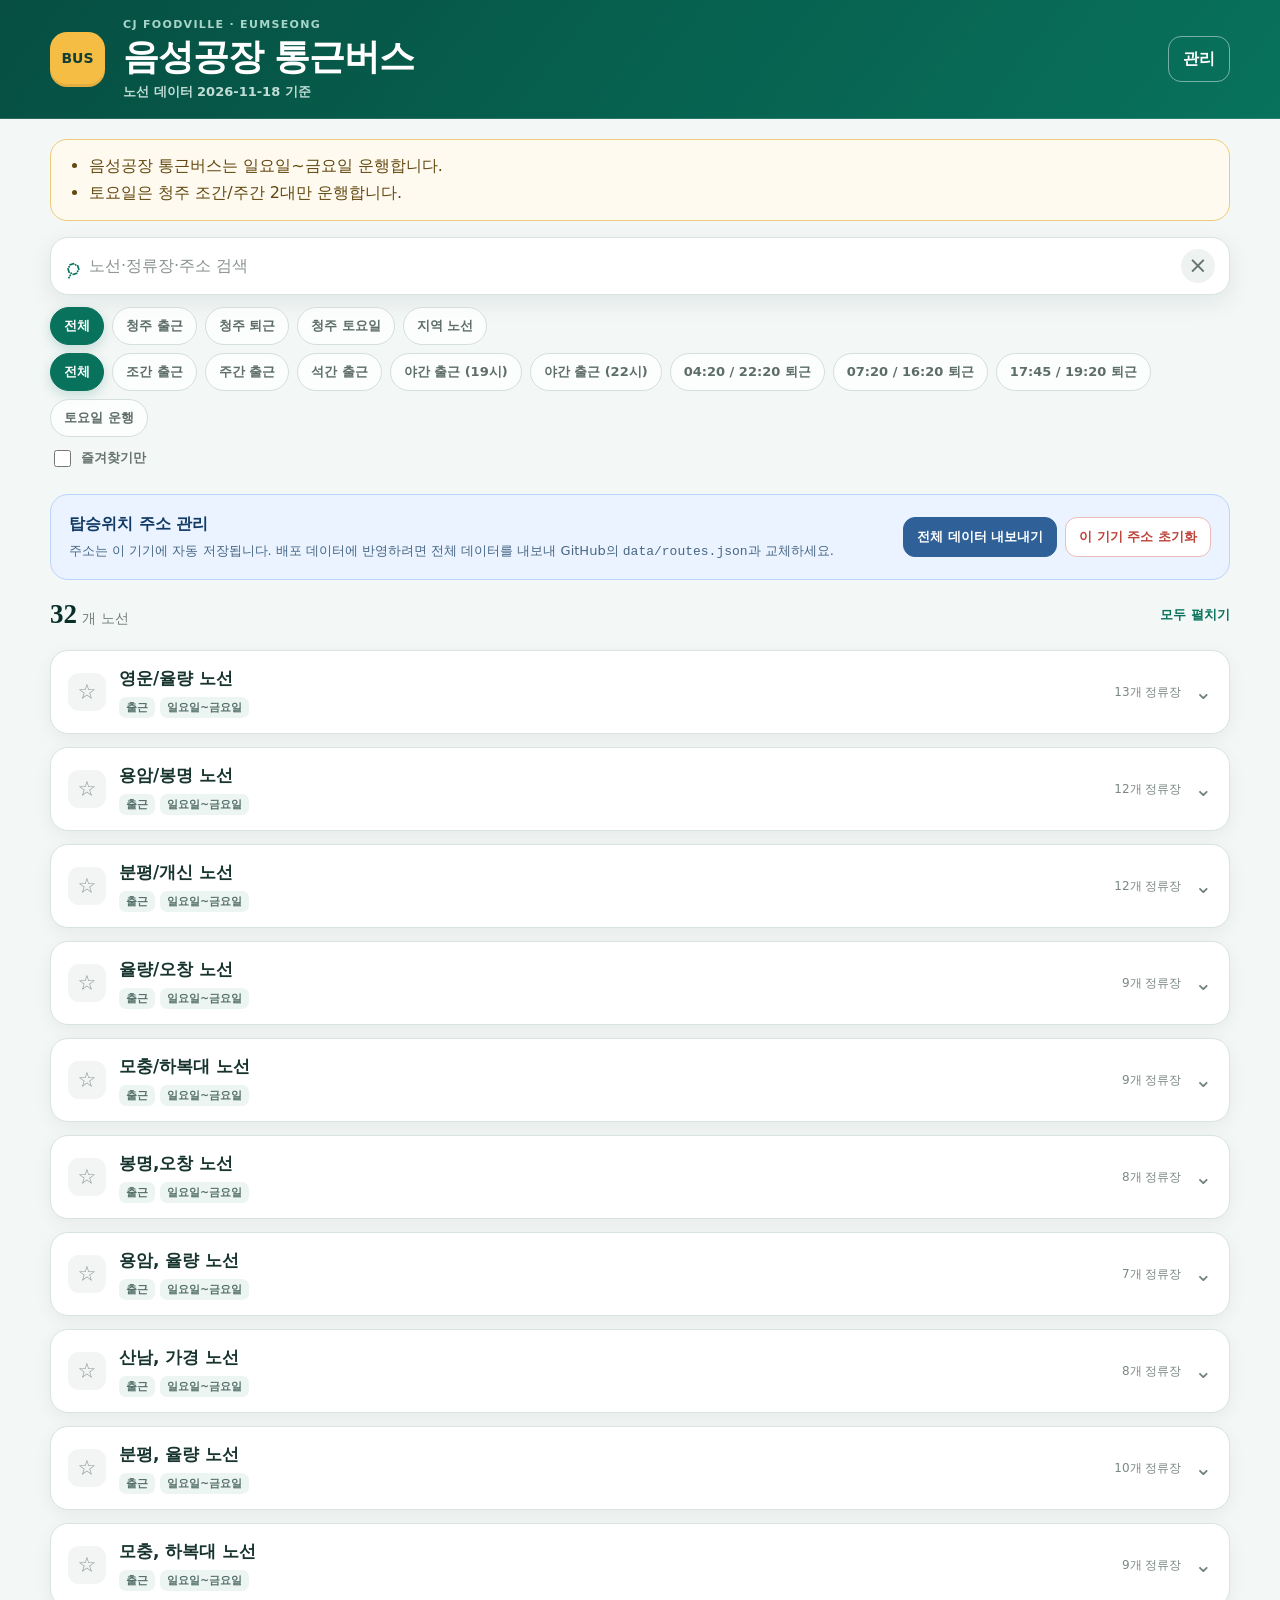
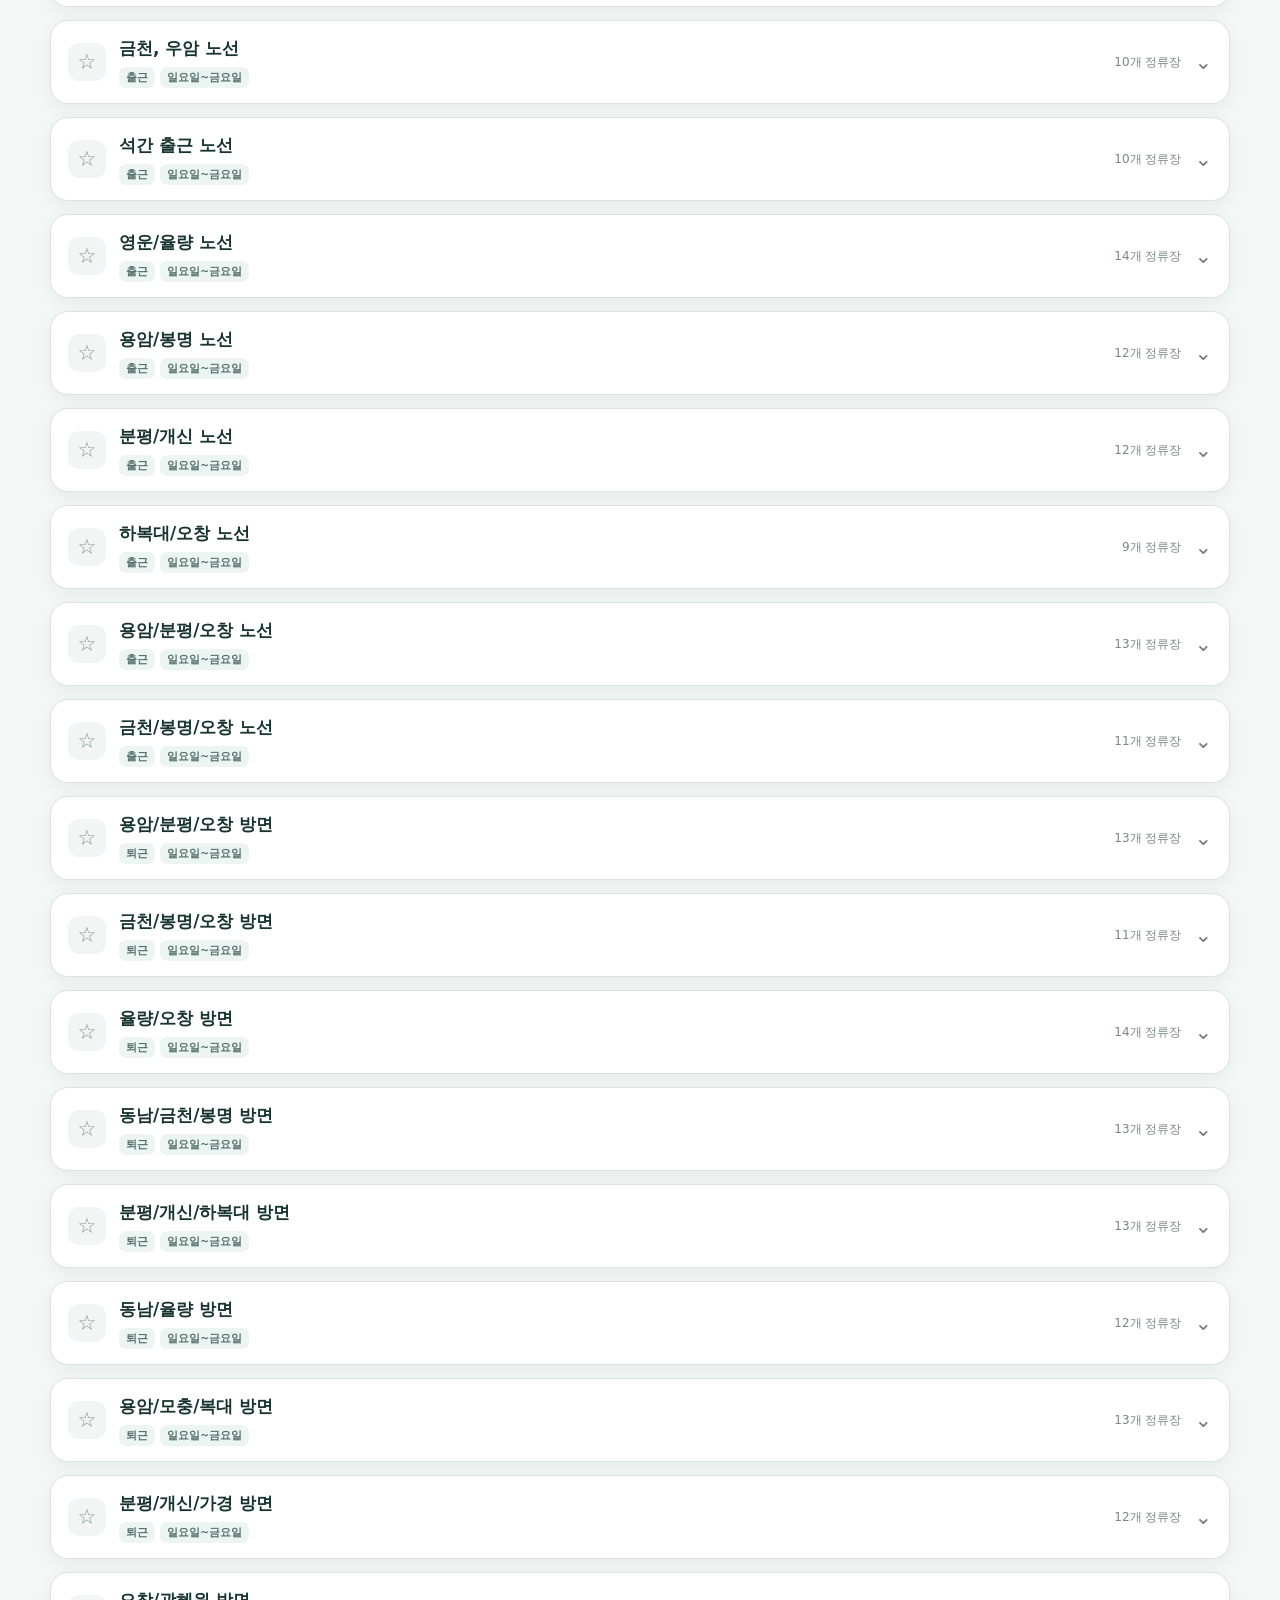
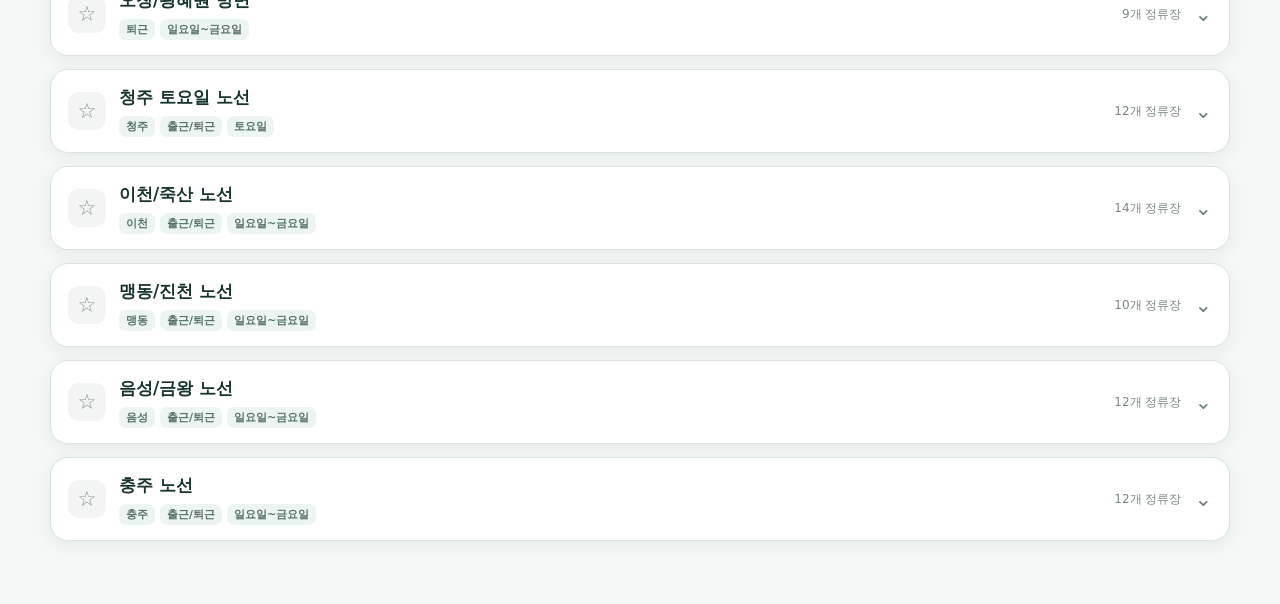
<file: index.html>
<!doctype html>
<html lang="ko">
<head>
  <meta charset="utf-8">
  <meta name="viewport" content="width=device-width, initial-scale=1, viewport-fit=cover">
  <meta name="theme-color" content="#075f4d">
  <meta name="description" content="CJ푸드빌 음성공장 통근버스 노선 안내">
  <title>음성공장 통근버스</title>
  <link rel="manifest" href="manifest.webmanifest">
  <link rel="stylesheet" href="styles.css?v=20261118-2">
</head>
<body>
  <header class="app-header">
    <div class="header-inner">
      <div class="bus-mark" aria-hidden="true">BUS</div>
      <div class="brand-copy">
        <p class="eyebrow">CJ FOODVILLE · EUMSEONG</p>
        <h1>음성공장 통근버스</h1>
        <p id="dataDate" class="data-date">노선 데이터 확인 중</p>
      </div>
      <a class="admin-link" href="admin.html" aria-label="관리자용 노선 편집 화면 열기">관리</a>
    </div>
  </header>

  <main class="app-main">
    <section class="notice" aria-label="운행 안내">
      <ul>
        <li>음성공장 통근버스는 일요일~금요일 운행합니다.</li>
        <li>토요일은 청주 조간/주간 2대만 운행합니다.</li>
      </ul>
    </section>

    <section class="search-panel" aria-label="노선 검색 및 필터">
      <label class="search-box" for="searchInput">
        <span class="search-icon" aria-hidden="true">⌕</span>
        <span class="sr-only">노선, 정류장 또는 주소 검색</span>
        <input id="searchInput" type="search" inputmode="search" autocomplete="off" placeholder="노선·정류장·주소 검색">
        <button id="clearSearch" class="clear-search" type="button" aria-label="검색어 지우기">×</button>
      </label>

      <div id="primaryFilters" class="chip-row" role="group" aria-label="노선 구분">
        <button class="chip is-active" type="button" data-primary="all">전체</button>
        <button class="chip" type="button" data-primary="cheongju-in">청주 출근</button>
        <button class="chip" type="button" data-primary="cheongju-out">청주 퇴근</button>
        <button class="chip" type="button" data-primary="cheongju-sat">청주 토요일</button>
        <button class="chip" type="button" data-primary="regional">지역 노선</button>
      </div>

      <div id="secondaryFilters" class="chip-row secondary" role="group" aria-label="운행 시간 구분">
        <button class="chip is-active" type="button" data-secondary="all">전체</button>
        <button class="chip" type="button" data-secondary="조간 출근">조간 출근</button>
        <button class="chip" type="button" data-secondary="주간 출근">주간 출근</button>
        <button class="chip" type="button" data-secondary="석간 출근">석간 출근</button>
        <button class="chip" type="button" data-secondary="야간 출근 19">야간 출근 (19시)</button>
        <button class="chip" type="button" data-secondary="야간 출근 22">야간 출근 (22시)</button>
        <button class="chip" type="button" data-secondary="04:20 22:20 퇴근">04:20 / 22:20 퇴근</button>
        <button class="chip" type="button" data-secondary="07:20 16:20 퇴근">07:20 / 16:20 퇴근</button>
        <button class="chip" type="button" data-secondary="17:45 19:20 퇴근">17:45 / 19:20 퇴근</button>
        <button class="chip" type="button" data-secondary="토요일">토요일 운행</button>
      </div>

      <label class="favorite-only"><input id="favoriteOnly" type="checkbox"> 즐겨찾기만</label>
    </section>

    <section class="address-panel" aria-label="탑승위치 주소 관리">
      <div>
        <strong>탑승위치 주소 관리</strong>
        <p>주소는 이 기기에 자동 저장됩니다. 배포 데이터에 반영하려면 전체 데이터를 내보내 GitHub의 <code>data/routes.json</code>과 교체하세요.</p>
      </div>
      <div class="address-actions">
        <button id="exportData" class="button primary" type="button">전체 데이터 내보내기</button>
        <button id="resetAddresses" class="button danger" type="button">이 기기 주소 초기화</button>
      </div>
    </section>

    <div class="result-heading">
      <p><strong id="visibleCount">0</strong> <span>개 노선</span></p>
      <button id="expandAll" class="text-button" type="button">모두 펼치기</button>
    </div>

    <section id="statusBox" class="status-box" aria-live="polite">
      <div class="spinner" aria-hidden="true"></div>
      <strong>노선 데이터를 불러오는 중입니다.</strong>
    </section>

    <section id="routeList" class="route-list" aria-label="통근버스 노선 목록"></section>
  </main>

  <div id="toast" class="toast" role="status" aria-live="polite"></div>
  <noscript>이 앱을 사용하려면 브라우저에서 JavaScript를 허용해야 합니다.</noscript>
  <script src="app.js?v=20261118-2" defer></script>
</body>
</html>
</file>
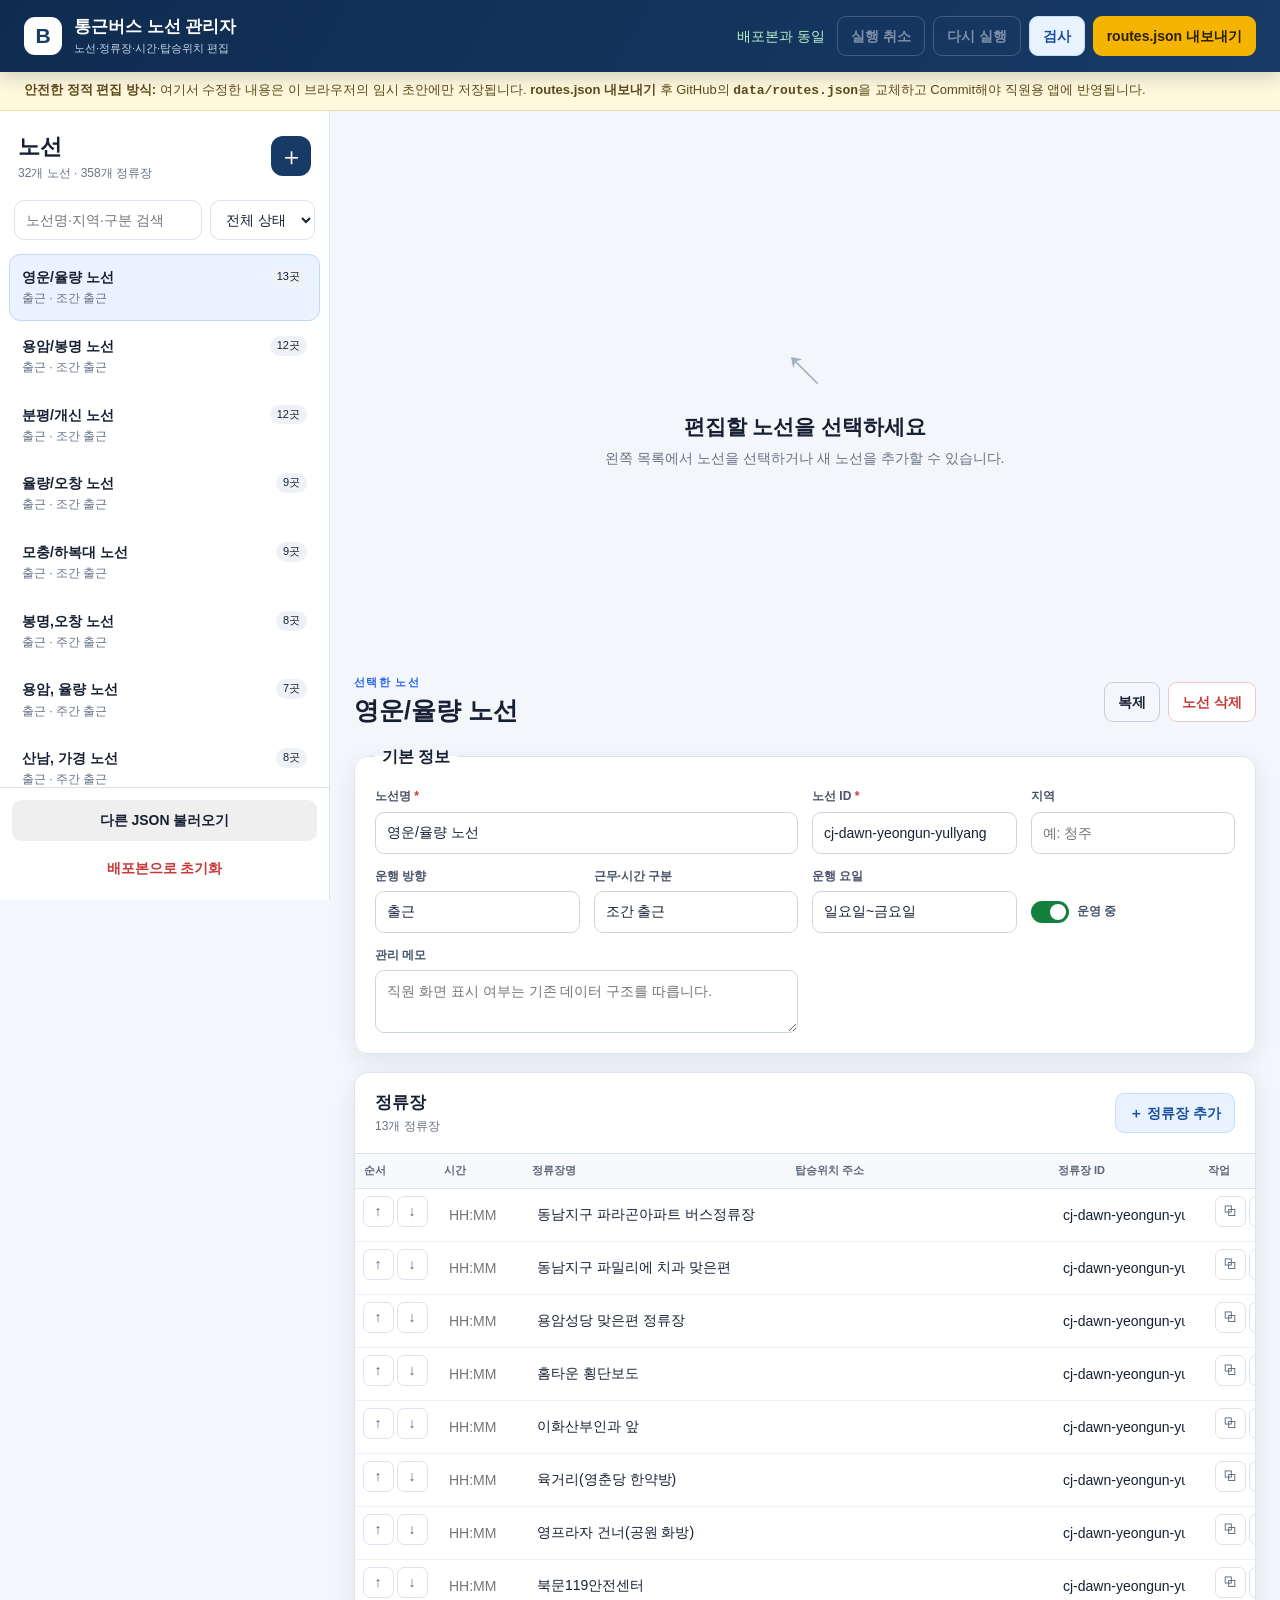
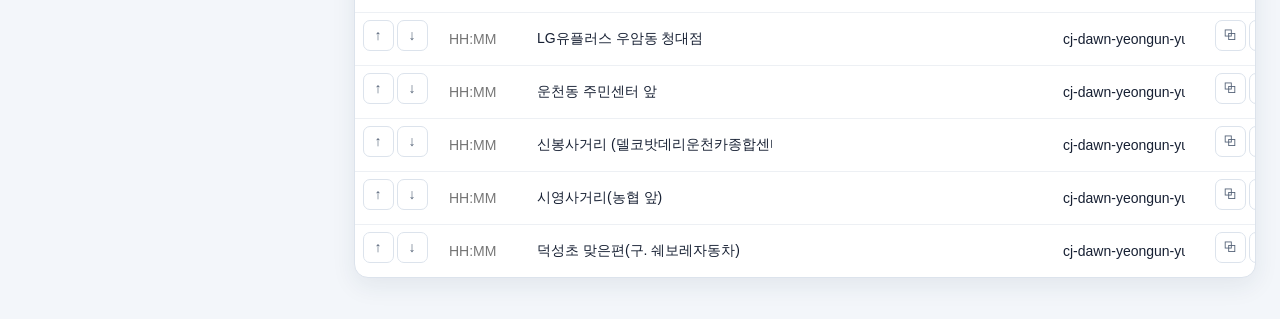
<file: admin.html>
<!doctype html>
<html lang="ko">
<head>
  <meta charset="utf-8">
  <meta name="viewport" content="width=device-width, initial-scale=1, viewport-fit=cover">
  <meta name="theme-color" content="#173a67">
  <meta name="robots" content="noindex,nofollow">
  <title>통근버스 노선 관리자</title>
  <link rel="stylesheet" href="admin.css">
</head>
<body>
  <a class="skip-link" href="#route-editor">편집 영역으로 건너뛰기</a>
  <header class="topbar">
    <div class="brand">
      <span class="brand-mark" aria-hidden="true">B</span>
      <div><strong>통근버스 노선 관리자</strong><small>노선·정류장·시간·탑승위치 편집</small></div>
    </div>
    <div class="top-actions">
      <span id="save-state" class="save-state" role="status">불러오는 중…</span>
      <button id="undo-btn" class="button ghost" type="button" disabled>실행 취소</button>
      <button id="redo-btn" class="button ghost" type="button" disabled>다시 실행</button>
      <button id="validate-btn" class="button secondary" type="button">검사</button>
      <button id="export-btn" class="button primary" type="button" disabled>routes.json 내보내기</button>
    </div>
  </header>

  <aside class="notice" aria-label="게시 안내">
    <strong>안전한 정적 편집 방식:</strong> 여기서 수정한 내용은 이 브라우저의 임시 초안에만 저장됩니다.
    <b>routes.json 내보내기</b> 후 GitHub의 <code>data/routes.json</code>을 교체하고 Commit해야 직원용 앱에 반영됩니다.
  </aside>

  <main class="app-shell">
    <section class="route-panel" aria-label="노선 목록">
      <div class="panel-head">
        <div><h1>노선</h1><p id="summary">0개 노선 · 0개 정류장</p></div>
        <button id="add-route-btn" class="icon-button" type="button" aria-label="새 노선 추가" title="새 노선 추가">＋</button>
      </div>
      <div class="filters">
        <label class="search-field"><span class="sr-only">노선 검색</span><input id="route-search" type="search" placeholder="노선명·지역·구분 검색"></label>
        <select id="active-filter" aria-label="운영 상태 필터"><option value="all">전체 상태</option><option value="active">운영</option><option value="inactive">미운영</option></select>
      </div>
      <div id="route-list" class="route-list" role="listbox" aria-label="노선 선택"></div>
      <div class="panel-foot">
        <button id="import-btn" class="button full" type="button">다른 JSON 불러오기</button>
        <button id="restore-btn" class="button ghost full" type="button" hidden>로컬 초안 복원</button>
        <button id="reset-btn" class="button danger-text full" type="button">배포본으로 초기화</button>
        <input id="file-input" type="file" accept="application/json,.json" hidden>
      </div>
    </section>

    <section id="route-editor" class="editor-panel" tabindex="-1">
      <div id="empty-state" class="empty-state">
        <div class="empty-icon" aria-hidden="true">↖</div><h2>편집할 노선을 선택하세요</h2><p>왼쪽 목록에서 노선을 선택하거나 새 노선을 추가할 수 있습니다.</p>
      </div>
      <div id="editor-content" hidden>
        <div class="editor-heading">
          <div><p class="eyebrow">선택한 노선</p><h2 id="editor-title">노선 편집</h2></div>
          <div class="route-actions">
            <button id="duplicate-route-btn" class="button ghost" type="button">복제</button>
            <button id="delete-route-btn" class="button danger" type="button">노선 삭제</button>
          </div>
        </div>

        <form id="route-form" autocomplete="off">
          <fieldset class="card">
            <legend>기본 정보</legend>
            <div class="form-grid">
              <label class="field wide"><span>노선명 <b>*</b></span><input name="name" required></label>
              <label class="field"><span>노선 ID <b>*</b></span><input name="id" required spellcheck="false"></label>
              <label class="field"><span>지역</span><input name="region" placeholder="예: 청주"></label>
              <label class="field"><span>운행 방향</span><input name="direction" placeholder="예: 출근 / 퇴근"></label>
              <label class="field"><span>근무·시간 구분</span><input name="service" placeholder="예: 조간 / 주간 / 07:20"></label>
              <label class="field"><span>운행 요일</span><input name="days" placeholder="예: 월~금"></label>
              <label class="switch-field"><input name="active" type="checkbox"><span class="switch" aria-hidden="true"></span><span>운영 중</span></label>
              <label class="field wide"><span>관리 메모</span><textarea name="notes" rows="2" placeholder="직원 화면 표시 여부는 기존 데이터 구조를 따릅니다."></textarea></label>
            </div>
          </fieldset>

          <section class="card stops-card" aria-labelledby="stops-title">
            <div class="section-head"><div><h3 id="stops-title">정류장</h3><p id="stop-count">0개</p></div><button id="add-stop-btn" class="button secondary" type="button">＋ 정류장 추가</button></div>
            <div class="table-wrap">
              <table>
                <thead><tr><th class="order-col">순서</th><th class="time-col">시간</th><th>정류장명</th><th>탑승위치 주소</th><th class="id-col">정류장 ID</th><th class="actions-col">작업</th></tr></thead>
                <tbody id="stops-body"></tbody>
              </table>
            </div>
            <div id="mobile-stops" class="mobile-stops"></div>
          </section>
        </form>
      </div>
    </section>
  </main>

  <dialog id="validation-dialog">
    <form method="dialog" class="dialog-card"><div class="dialog-head"><h2>데이터 검사 결과</h2><button class="dialog-close" value="cancel" aria-label="닫기">×</button></div><div id="validation-result"></div><div class="dialog-actions"><button class="button primary" value="ok">확인</button></div></form>
  </dialog>

  <div id="toast" class="toast" role="status" aria-live="polite"></div>
  <script src="admin-core.js"></script>
  <script src="admin.js"></script>
</body>
</html>
</file>
<file: styles.css>
:root {
  color-scheme: light;
  --green-900: #064f42;
  --green-800: #075f4d;
  --green-700: #08725c;
  --green-100: #e9f5f1;
  --gold: #f6bd45;
  --ink: #14221f;
  --muted: #62716d;
  --line: #d9e3e0;
  --surface: #ffffff;
  --canvas: #f3f7f6;
  --blue-50: #eaf3ff;
  --blue-200: #b9d3fa;
  --blue-700: #2f6198;
  --danger: #bd4339;
  --shadow: 0 7px 24px rgba(17, 54, 46, .08);
  font-family: Pretendard, "Noto Sans KR", "Apple SD Gothic Neo", system-ui, -apple-system, BlinkMacSystemFont, "Segoe UI", sans-serif;
}

* { box-sizing: border-box; }
html { scroll-behavior: smooth; }
body {
  margin: 0;
  min-width: 320px;
  min-height: 100vh;
  color: var(--ink);
  background: var(--canvas);
  line-height: 1.55;
}
button, input { font: inherit; }
button, a { -webkit-tap-highlight-color: transparent; }
button { cursor: pointer; }
code { font-family: ui-monospace, SFMono-Regular, Consolas, monospace; }
.sr-only {
  position: absolute;
  width: 1px;
  height: 1px;
  padding: 0;
  margin: -1px;
  overflow: hidden;
  clip: rect(0, 0, 0, 0);
  white-space: nowrap;
  border: 0;
}

.app-header {
  color: white;
  background: linear-gradient(128deg, var(--green-900), var(--green-700));
  border-bottom: 1px solid rgba(255, 255, 255, .14);
}
.header-inner {
  width: min(1180px, calc(100% - 32px));
  min-height: 118px;
  margin: 0 auto;
  display: flex;
  align-items: center;
  gap: 18px;
}
.bus-mark {
  flex: 0 0 55px;
  height: 55px;
  display: grid;
  place-items: center;
  color: #113f35;
  background: var(--gold);
  border-radius: 17px;
  box-shadow: inset 0 -3px 0 rgba(0, 0, 0, .08);
  font-size: 14px;
  font-weight: 900;
}
.brand-copy { min-width: 0; }
.eyebrow {
  margin: 0 0 2px;
  color: #a8d5ca;
  font-size: 11px;
  font-weight: 800;
  letter-spacing: .12em;
}
h1 {
  margin: 0;
  font-size: clamp(26px, 4vw, 36px);
  line-height: 1.2;
  letter-spacing: -.03em;
}
.data-date {
  margin: 4px 0 0;
  color: #c1ddd6;
  font-size: 13px;
  font-weight: 650;
}
.admin-link {
  margin-left: auto;
  padding: 10px 14px;
  color: white;
  border: 1px solid rgba(255, 255, 255, .45);
  border-radius: 13px;
  text-decoration: none;
  font-weight: 800;
  transition: background .18s ease, transform .18s ease;
}
.admin-link:hover, .admin-link:focus-visible { background: rgba(255, 255, 255, .12); }
.admin-link:active { transform: translateY(1px); }

.app-main {
  width: min(1180px, calc(100% - 32px));
  margin: 20px auto 64px;
}
.notice {
  padding: 14px 18px;
  color: #634910;
  background: #fffaf0;
  border: 1px solid #edcc79;
  border-radius: 17px;
}
.notice ul { margin: 0; padding-left: 20px; }
.notice li + li { margin-top: 2px; }

.search-panel { margin-top: 16px; }
.search-box {
  height: 58px;
  display: flex;
  align-items: center;
  gap: 10px;
  padding: 0 14px;
  background: var(--surface);
  border: 1px solid var(--line);
  border-radius: 18px;
  box-shadow: var(--shadow);
}
.search-icon { color: var(--green-700); font-size: 27px; line-height: 1; transform: rotate(-18deg); }
.search-box input {
  min-width: 0;
  flex: 1;
  height: 100%;
  padding: 0;
  color: var(--ink);
  background: transparent;
  border: 0;
  outline: 0;
  font-size: 16px;
}
.search-box input::placeholder { color: #89938f; }
.clear-search {
  width: 34px;
  height: 34px;
  display: grid;
  place-items: center;
  color: #66746f;
  background: #eef3f1;
  border: 0;
  border-radius: 50%;
  font-size: 23px;
  line-height: 1;
}
.clear-search:hover { background: #e2eae7; }
.chip-row {
  display: flex;
  flex-wrap: wrap;
  gap: 8px;
  margin-top: 12px;
}
.chip-row.secondary { margin-top: 8px; }
.chip {
  min-height: 38px;
  padding: 7px 13px;
  color: #5d6d68;
  background: rgba(255, 255, 255, .76);
  border: 1px solid #d5dfdc;
  border-radius: 999px;
  white-space: nowrap;
  font-size: 13px;
  font-weight: 700;
}
.chip:hover { color: var(--green-800); border-color: #91bbae; }
.chip.is-active {
  color: white;
  background: var(--green-700);
  border-color: var(--green-700);
  box-shadow: 0 4px 12px rgba(8, 114, 92, .2);
}
.favorite-only {
  margin-top: 10px;
  display: inline-flex;
  align-items: center;
  gap: 7px;
  color: #66736f;
  font-size: 13px;
  font-weight: 650;
}
.favorite-only input { width: 17px; height: 17px; accent-color: var(--green-700); }

.address-panel {
  margin-top: 20px;
  padding: 17px 18px;
  display: flex;
  align-items: center;
  gap: 20px;
  background: var(--blue-50);
  border: 1px solid var(--blue-200);
  border-radius: 18px;
}
.address-panel strong { color: #113b66; }
.address-panel p { margin: 4px 0 0; color: #486785; font-size: 13px; }
.address-actions {
  margin-left: auto;
  display: flex;
  flex-wrap: wrap;
  justify-content: flex-end;
  gap: 8px;
}
.button {
  min-height: 40px;
  padding: 8px 13px;
  background: white;
  border: 1px solid #c7d6d1;
  border-radius: 12px;
  font-size: 13px;
  font-weight: 800;
}
.button.primary { color: white; background: var(--blue-700); border-color: var(--blue-700); }
.button.danger { color: var(--danger); border-color: #ecbcb7; }
.button:hover { filter: brightness(.97); }

.result-heading {
  min-height: 70px;
  display: flex;
  align-items: center;
  justify-content: space-between;
  gap: 16px;
}
.result-heading p { margin: 0; }
.result-heading strong { font-family: Georgia, serif; font-size: 27px; color: #082f28; }
.result-heading span { color: #71807b; font-size: 14px; }
.text-button {
  padding: 6px 0;
  color: var(--green-700);
  background: transparent;
  border: 0;
  font-size: 13px;
  font-weight: 800;
}

.status-box {
  min-height: 184px;
  display: grid;
  place-content: center;
  justify-items: center;
  gap: 12px;
  color: #5f6f69;
  text-align: center;
}
.status-box.is-error {
  padding: 28px;
  min-height: 160px;
  color: #7a3029;
  background: #fff6f5;
  border: 1px solid #f0c5c0;
  border-radius: 18px;
}
.status-box[hidden] { display: none; }
.status-box p { max-width: 720px; margin: 0; font-size: 14px; }
.spinner {
  width: 34px;
  height: 34px;
  border: 4px solid #dce9e5;
  border-top-color: var(--green-700);
  border-radius: 50%;
  animation: spin .8s linear infinite;
}
@keyframes spin { to { transform: rotate(360deg); } }

.route-list { display: grid; gap: 13px; }
.route-card {
  overflow: clip;
  background: var(--surface);
  border: 1px solid var(--line);
  border-radius: 18px;
  box-shadow: 0 5px 18px rgba(20, 54, 47, .055);
}
.route-card[open] { border-color: #a8c9c0; box-shadow: var(--shadow); }
.route-card summary {
  min-height: 82px;
  display: flex;
  align-items: center;
  gap: 13px;
  padding: 14px 17px;
  list-style: none;
  cursor: pointer;
}
.route-card summary::-webkit-details-marker { display: none; }
.favorite-button {
  flex: 0 0 38px;
  width: 38px;
  height: 38px;
  display: grid;
  place-items: center;
  color: #8a9692;
  background: #f2f5f4;
  border: 0;
  border-radius: 11px;
  font-size: 21px;
}
.favorite-button.is-favorite { color: #ca8b00; background: #fff4d3; }
.route-title-wrap { min-width: 0; flex: 1; }
.route-title {
  margin: 0;
  overflow: hidden;
  color: #17342e;
  font-size: 17px;
  line-height: 1.35;
  text-overflow: ellipsis;
  white-space: nowrap;
}
.route-meta { display: flex; flex-wrap: wrap; gap: 5px; margin-top: 7px; }
.meta-badge {
  padding: 2px 7px;
  color: #55716a;
  background: #edf5f2;
  border-radius: 7px;
  font-size: 11px;
  font-weight: 750;
}
.stop-count { color: #7b8884; font-size: 12px; white-space: nowrap; }
.chevron {
  color: #71807b;
  font-size: 21px;
  transition: transform .2s ease;
}
.route-card[open] .chevron { transform: rotate(180deg); }
.route-body { border-top: 1px solid #e6ecea; }
.stop-list { margin: 0; padding: 0; list-style: none; }
.stop-row {
  display: grid;
  grid-template-columns: 72px minmax(150px, .8fr) minmax(250px, 1.4fr);
  gap: 14px;
  align-items: center;
  min-height: 62px;
  padding: 10px 17px;
  border-top: 1px solid #edf1f0;
}
.stop-row:first-child { border-top: 0; }
.stop-time {
  color: var(--green-800);
  font-variant-numeric: tabular-nums;
  font-weight: 900;
}
.stop-name { min-width: 0; font-weight: 750; }
.address-field { min-width: 0; }
.address-input {
  width: 100%;
  min-height: 40px;
  padding: 8px 11px;
  color: #3a514b;
  background: #f8faf9;
  border: 1px solid #dbe3e0;
  border-radius: 10px;
  outline: none;
  font-size: 13px;
}
.address-input::placeholder { color: #9aa4a1; }
.address-input:focus { background: white; border-color: #72aa9a; box-shadow: 0 0 0 3px rgba(8, 114, 92, .1); }
.empty-address-note { color: #98a29f; font-size: 12px; }
.route-empty { padding: 22px; color: #7b8884; text-align: center; }
.no-results {
  padding: 48px 22px;
  color: #65736f;
  background: white;
  border: 1px dashed #c9d5d1;
  border-radius: 18px;
  text-align: center;
}
.toast {
  position: fixed;
  z-index: 20;
  left: 50%;
  bottom: calc(22px + env(safe-area-inset-bottom));
  max-width: min(520px, calc(100% - 32px));
  padding: 11px 16px;
  color: white;
  background: rgba(18, 42, 36, .94);
  border-radius: 12px;
  box-shadow: 0 8px 26px rgba(0, 0, 0, .2);
  font-size: 13px;
  font-weight: 700;
  opacity: 0;
  pointer-events: none;
  transform: translate(-50%, 10px);
  transition: opacity .2s ease, transform .2s ease;
}
.toast.is-visible { opacity: 1; transform: translate(-50%, 0); }

@media (max-width: 760px) {
  .header-inner, .app-main { width: min(100% - 24px, 1180px); }
  .header-inner { min-height: 104px; gap: 12px; }
  .bus-mark { flex-basis: 48px; height: 48px; border-radius: 15px; font-size: 12px; }
  h1 { font-size: 25px; }
  .eyebrow { font-size: 9px; }
  .admin-link { padding: 9px 11px; font-size: 13px; }
  .app-main { margin-top: 14px; }
  .notice { padding: 12px 14px; font-size: 13px; }
  .search-box { height: 54px; border-radius: 16px; }
  .chip-row { flex-wrap: nowrap; overflow-x: auto; padding: 0 0 3px; scrollbar-width: none; }
  .chip-row::-webkit-scrollbar { display: none; }
  .chip { min-height: 36px; padding: 6px 12px; }
  .address-panel { align-items: stretch; flex-direction: column; gap: 13px; }
  .address-actions { margin-left: 0; justify-content: stretch; }
  .address-actions .button { flex: 1; }
  .route-card summary { padding: 13px; }
  .stop-row {
    grid-template-columns: 62px 1fr;
    gap: 7px 10px;
    padding: 10px 13px 12px;
  }
  .address-field { grid-column: 1 / -1; }
}

@media (max-width: 430px) {
  .header-inner, .app-main { width: min(100% - 20px, 1180px); }
  .header-inner { min-height: 98px; }
  .brand-copy h1 { font-size: 22px; }
  .data-date { font-size: 11px; }
  .admin-link { padding: 8px 10px; }
  .address-actions { flex-direction: column; }
  .result-heading { min-height: 62px; }
  .route-title { font-size: 15px; }
  .stop-count { display: none; }
}

@media (prefers-reduced-motion: reduce) {
  *, *::before, *::after { scroll-behavior: auto !important; animation-duration: .01ms !important; animation-iteration-count: 1 !important; transition-duration: .01ms !important; }
}
</file>
<file: admin.css>
:root{--navy:#173a67;--navy-2:#0f2c50;--blue:#2563eb;--sky:#eaf3ff;--ink:#172033;--muted:#687386;--line:#dce3ec;--paper:#fff;--bg:#f3f6fa;--danger:#c93636;--success:#15803d;--radius:14px;--shadow:0 8px 25px rgba(22,45,78,.08)}
*{box-sizing:border-box}html{height:100%;background:var(--bg)}body{margin:0;min-height:100%;font:14px/1.45 -apple-system,BlinkMacSystemFont,"Segoe UI","Noto Sans KR",Arial,sans-serif;color:var(--ink);background:var(--bg)}button,input,select,textarea{font:inherit;color:inherit}button{cursor:pointer}.skip-link{position:fixed;z-index:1000;left:12px;top:-60px;background:#fff;padding:10px;border-radius:8px}.skip-link:focus{top:10px}.sr-only{position:absolute;width:1px;height:1px;padding:0;margin:-1px;overflow:hidden;clip:rect(0,0,0,0);white-space:nowrap;border:0}
.topbar{height:72px;display:flex;align-items:center;justify-content:space-between;gap:24px;padding:0 24px;background:linear-gradient(120deg,var(--navy-2),var(--navy));color:#fff;box-shadow:0 4px 18px rgba(8,27,52,.2);position:sticky;top:0;z-index:20}.brand{display:flex;align-items:center;gap:12px;min-width:240px}.brand-mark{display:grid;place-items:center;width:38px;height:38px;border-radius:11px;background:#fff;color:var(--navy);font-weight:900;font-size:21px}.brand strong,.brand small{display:block}.brand strong{font-size:17px}.brand small{margin-top:1px;color:#cad9ec;font-size:11px}.top-actions{display:flex;align-items:center;gap:8px}.save-state{color:#d7e4f5;margin-right:4px;white-space:nowrap}.notice{padding:9px 24px;background:#fff8dd;border-bottom:1px solid #eadca5;color:#5b4b1a;font-size:13px}.notice code{font-weight:700}.app-shell{display:grid;grid-template-columns:330px minmax(0,1fr);min-height:calc(100vh - 111px)}
.route-panel{background:var(--paper);border-right:1px solid var(--line);display:flex;flex-direction:column;min-height:0;position:sticky;top:111px;height:calc(100vh - 111px)}.panel-head{display:flex;align-items:center;justify-content:space-between;padding:20px 18px 10px}.panel-head h1{font-size:22px;margin:0}.panel-head p{color:var(--muted);margin:2px 0 0;font-size:12px}.icon-button{border:0;width:40px;height:40px;border-radius:12px;background:var(--navy);color:#fff;font-size:25px;line-height:1}.filters{display:grid;grid-template-columns:1fr 105px;gap:8px;padding:8px 14px 12px}.search-field input,.filters select{width:100%;height:40px;border:1px solid var(--line);border-radius:10px;background:#fff;padding:0 11px}.route-list{overflow:auto;flex:1;padding:0 9px 16px}.route-item{width:100%;text-align:left;border:1px solid transparent;background:transparent;border-radius:11px;padding:12px;margin:2px 0;display:block}.route-item:hover{background:#f5f8fc}.route-item.active{background:var(--sky);border-color:#bfd8fb}.route-item-top{display:flex;justify-content:space-between;align-items:start;gap:8px}.route-name{font-weight:750;overflow-wrap:anywhere}.route-meta{color:var(--muted);font-size:12px;margin-top:4px}.route-count{font-size:11px;background:#eef2f7;border-radius:999px;padding:2px 7px;white-space:nowrap}.inactive-badge{font-size:10px;color:#8b3232;background:#ffe7e7;border-radius:999px;padding:2px 6px;margin-left:5px}.panel-foot{border-top:1px solid var(--line);padding:12px;display:grid;gap:7px}
.editor-panel{padding:24px;min-width:0}.empty-state{min-height:60vh;display:grid;place-content:center;text-align:center;color:var(--muted)}.empty-icon{font-size:42px;color:#a2afc0}.empty-state h2{color:var(--ink);margin:10px 0 5px}.empty-state p{margin:0}.editor-heading{display:flex;align-items:center;justify-content:space-between;gap:16px;margin-bottom:16px}.editor-heading h2{font-size:25px;margin:1px 0}.eyebrow{margin:0;color:var(--blue);font-size:11px;font-weight:800;text-transform:uppercase;letter-spacing:.12em}.route-actions{display:flex;gap:8px}.card{border:1px solid var(--line);border-radius:var(--radius);background:#fff;box-shadow:var(--shadow);padding:20px;margin:0 0 18px;min-width:0}.card legend{font-weight:800;font-size:16px;padding:0 7px}.form-grid{display:grid;grid-template-columns:repeat(4,minmax(0,1fr));gap:14px}.field{display:grid;gap:6px}.field.wide{grid-column:span 2}.field span,.switch-field>span:last-child{font-size:12px;font-weight:700;color:#47546a}.field b{color:var(--danger)}.field input,.field textarea{width:100%;border:1px solid #ccd6e3;border-radius:9px;padding:10px 11px;background:#fff;outline:none}.field input{height:42px}.field textarea{resize:vertical}.field input:focus,.field textarea:focus,.filters input:focus,.filters select:focus{border-color:var(--blue);box-shadow:0 0 0 3px rgba(37,99,235,.12)}.switch-field{align-self:end;height:42px;display:flex;align-items:center;gap:8px}.switch-field input{position:absolute;opacity:0}.switch{width:38px;height:22px;border-radius:999px;background:#b8c1ce;position:relative;transition:.2s}.switch:after{content:"";position:absolute;width:16px;height:16px;border-radius:50%;background:#fff;left:3px;top:3px;transition:.2s}.switch-field input:checked+.switch{background:var(--success)}.switch-field input:checked+.switch:after{transform:translateX(16px)}.switch-field input:focus-visible+.switch{outline:3px solid rgba(37,99,235,.3)}
.stops-card{padding:0;overflow:hidden}.section-head{display:flex;align-items:center;justify-content:space-between;padding:18px 20px;border-bottom:1px solid var(--line)}.section-head h3{margin:0;font-size:17px}.section-head p{margin:2px 0 0;color:var(--muted);font-size:12px}.table-wrap{overflow:auto}table{border-collapse:collapse;width:100%;min-width:940px}th{background:#f7f9fc;color:#5b6678;font-size:11px;text-align:left;padding:9px;border-bottom:1px solid var(--line)}td{padding:7px 5px;border-bottom:1px solid #edf0f4;vertical-align:top}tr:last-child td{border-bottom:0}td input{width:100%;height:38px;border:1px solid transparent;border-radius:8px;padding:7px 8px;background:transparent}td input:hover{border-color:#dae1e9;background:#fff}td input:focus{border-color:var(--blue);background:#fff;outline:0;box-shadow:0 0 0 2px rgba(37,99,235,.1)}.order-col{width:80px}.time-col{width:88px}.id-col{width:150px}.actions-col{width:96px}.order-controls,.row-actions{display:flex;gap:3px;justify-content:center}.mini-btn{border:1px solid var(--line);background:#fff;border-radius:7px;width:31px;height:31px;padding:0;color:#536176}.mini-btn:hover{background:#eef3f9}.mini-btn.delete:hover{background:#fff0f0;color:var(--danger);border-color:#f0c5c5}.mobile-stops{display:none}
.button{border:1px solid transparent;border-radius:9px;padding:9px 13px;font-weight:700;white-space:nowrap}.button:disabled,.icon-button:disabled{opacity:.45;cursor:not-allowed}.button.primary{background:#f5b400;color:#292000}.button.secondary{background:#e9f2ff;color:#164f9f;border-color:#c8ddfb}.button.ghost{background:transparent;color:inherit;border-color:#c4d0df}.topbar .button.ghost{border-color:#7690b1;color:#fff}.button.danger{background:#fff;color:var(--danger);border-color:#ecc9c9}.button.danger-text{color:var(--danger);background:transparent}.button.full{width:100%}
dialog{border:0;border-radius:16px;padding:0;max-width:min(620px,calc(100vw - 28px));width:100%;box-shadow:0 25px 70px rgba(0,0,0,.25)}dialog::backdrop{background:rgba(8,22,41,.55)}.dialog-card{padding:0}.dialog-head{display:flex;justify-content:space-between;align-items:center;padding:18px 20px;border-bottom:1px solid var(--line)}.dialog-head h2{margin:0;font-size:19px}.dialog-close{border:0;background:transparent;font-size:26px}.dialog-actions{display:flex;justify-content:flex-end;padding:14px 20px;border-top:1px solid var(--line)}#validation-result{padding:18px 20px;max-height:55vh;overflow:auto}.result-good{color:var(--success);font-weight:800}.result-section h3{font-size:14px;margin:14px 0 5px}.result-section ul{padding-left:20px;margin:0}.result-section.error{color:#9e2626}.result-section.warning{color:#7b5f06}.toast{position:fixed;right:20px;bottom:20px;background:#16243a;color:#fff;padding:11px 15px;border-radius:10px;box-shadow:var(--shadow);opacity:0;transform:translateY(12px);pointer-events:none;transition:.2s;z-index:50}.toast.show{opacity:1;transform:none}
@media(max-width:1050px){.form-grid{grid-template-columns:repeat(2,minmax(0,1fr))}.top-actions .save-state{display:none}}
@media(max-width:760px){.topbar{height:auto;min-height:66px;padding:10px 14px;align-items:flex-start}.brand small{display:none}.brand{min-width:0}.top-actions{overflow:auto;max-width:58vw;padding-bottom:2px}.top-actions .button{padding:8px 10px}.notice{padding:8px 13px}.app-shell{display:block}.route-panel{position:relative;top:0;height:auto;border-right:0;border-bottom:1px solid var(--line)}.route-list{max-height:230px}.panel-foot{grid-template-columns:1fr 1fr}.panel-foot .full{font-size:12px}.editor-panel{padding:16px 12px}.editor-heading{align-items:flex-start}.form-grid{grid-template-columns:1fr}.field.wide{grid-column:auto}.table-wrap{display:none}.mobile-stops{display:grid;gap:10px;padding:12px;background:#f7f9fc}.mobile-stop{background:#fff;border:1px solid var(--line);border-radius:12px;padding:12px;display:grid;gap:9px}.mobile-stop-head{display:flex;justify-content:space-between;align-items:center}.mobile-stop-grid{display:grid;grid-template-columns:88px 1fr;gap:8px}.mobile-stop .field.wide{grid-column:1/-1}.route-actions{display:grid;gap:5px}.route-actions .button{padding:7px 9px;font-size:12px}.section-head{padding:14px}.empty-state{min-height:35vh}}
@media(max-width:420px){.brand strong{font-size:14px}.brand-mark{width:33px;height:33px}.top-actions{max-width:54vw}.top-actions #undo-btn,.top-actions #redo-btn{display:none}.filters{grid-template-columns:1fr}.panel-foot{grid-template-columns:1fr}.mobile-stop-grid{grid-template-columns:1fr}.editor-heading h2{font-size:20px}}
@media(prefers-reduced-motion:reduce){*{scroll-behavior:auto!important;transition:none!important}}
</file>
